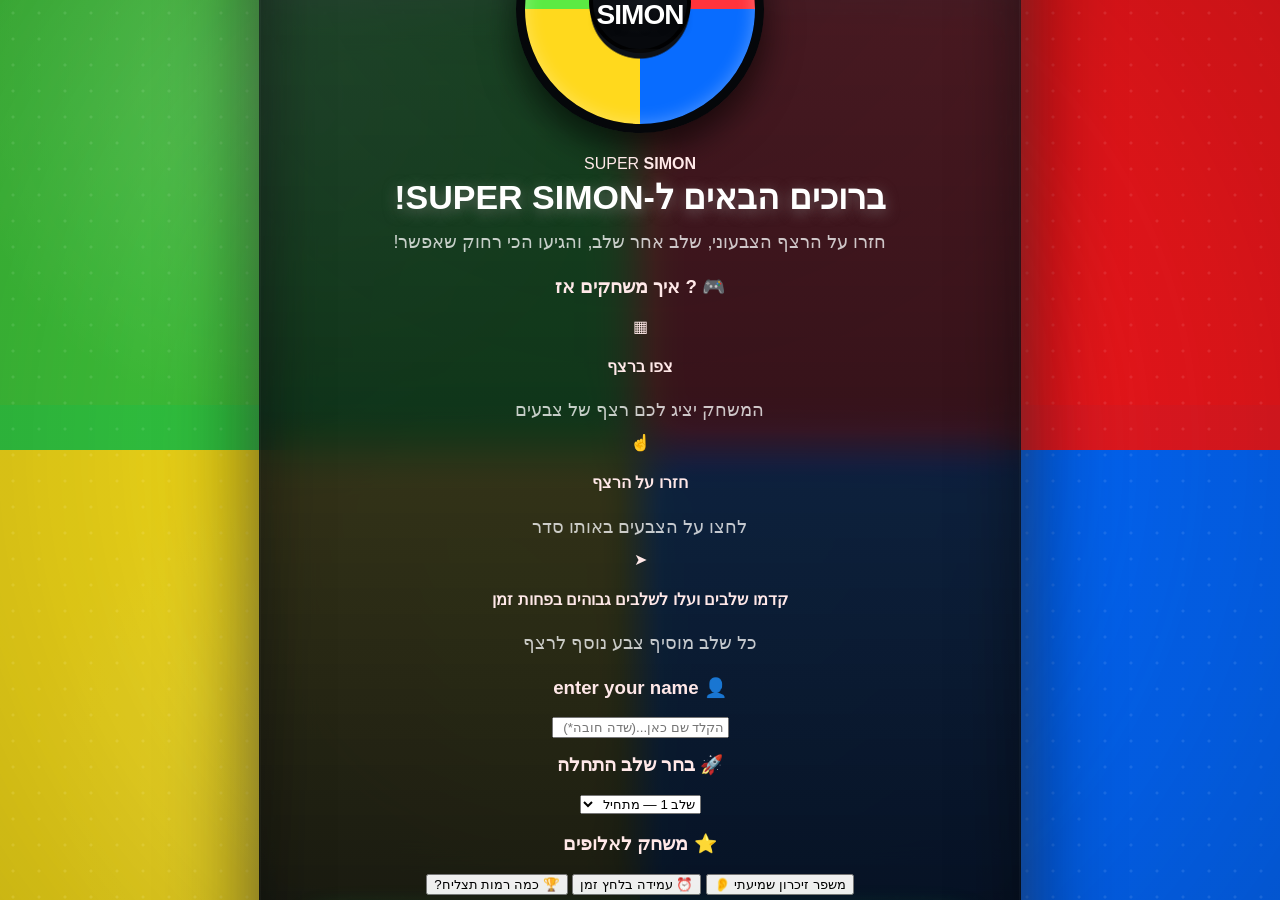
<file: index.html>
<!DOCTYPE html>
<html lang="en">

<head>
    <meta charset="UTF-8">
    <meta name="viewport" content="width=device-width, initial-scale=1.0">
    <title>super</title>
    <link rel="stylesheet" href="../page-css/modal.css">
    <link rel="stylesheet" href="../page-css/style.css">
</head>

<body>
    <div id="modal" class="modal-overlay">
        <div class="modal-box">
            <div class="simon-logo">
                <div class="logo-center">
                    <span>SUPER</span>
                    <strong>SIMON</strong>
                </div>
            </div>

            <h2>ברוכים הבאים ל-SUPER SIMON!</h2>
            <p class="modal-subtitle">
                חזרו על הרצף הצבעוני, שלב אחר שלב, והגיעו הכי רחוק שאפשר!
            </p>

            <section class="modal-section rules">
                <h3>🎮 ? איך משחקים אז </h3>

                <div class="rules-grid">
                    <div class="rule-card">
                        <div class="rule-icon yellow">▦</div>
                        <h4>צפו ברצף</h4>
                        <p>המשחק יציג לכם רצף של צבעים</p>
                    </div>

                    <div class="rule-card">
                        <div class="rule-icon blue">☝</div>
                        <h4>חזרו על הרצף</h4>
                        <p>לחצו על הצבעים באותו סדר</p>
                    </div>

                    <div class="rule-card">
                        <div class="rule-icon red">➤</div>
                        <h4>קדמו שלבים ועלו לשלבים גבוהים בפחות זמן</h4>
                        <p>כל שלב מוסיף צבע נוסף לרצף</p>
                    </div>
                </div>
            </section>

            <section class="modal-section input-section">
                <h3>👤 enter your name</h3>
                <input id="player-name" type="text" placeholder="הקלד שם כאן...(שדה חובה*)" required />

                <!-- ✅ בחירת שלב התחלה — כאן, גלוי לשחקן -->
                <h3 style="margin-top: 16px;">🚀 בחר שלב התחלה</h3>
                <select id="start-level">
                    <option value="1">שלב 1 — מתחיל</option>
                    <option value="2">שלב 2 — בינוני</option>
                    <option value="3">שלב 3 — מתקדם</option>
                    <option value="4">שלב 4 — מומחה</option>
                    <option value="5">שלב 5 — אגדי</option>
                </select>
            </section>

            <section class="modal-section mode-section">
                <h3>⭐ משחק לאלופים</h3>

                <div class="mode-grid">
                    <button class="mode-card" data-mode="classic">
                        <span>משפר זיכרון שמיעתי 👂</span>
                    </button>

                    <button class="mode-card active" data-mode="time">
                        <span>⏰ עמידה בלחץ זמן</span>
                    </button>

                    <button class="mode-card" data-mode="challenge">
                        <span>🏆 כמה רמות תצליח?</span>
                    </button>
                </div>
            </section>

            <button id="enter-btn" class="start-button">
                התחל משחק
            </button>
        </div>
    </div>

    <div id="home-screen" class="home-screen" style="display: none;">
        <div class="home-card home-record-card">
            <div class="home-card-header">
                <div>
                    <span class="home-badge">🏠</span>
                    <h2>מצב משחק</h2>
                </div>
                <button id="back-to-game" class="close-btn">חזרה למשחק</button>
            </div>

            <p class="home-summary">כאן ניתן לראות את ההתקדמות שלך ברמות ואת מספר הקודים שנצברו בכל משחק.</p>

            <div class="home-stats">
                <div class="home-stat-box">
                    <span>שם שחקן</span>
                    <strong id="player-display">-</strong>
                </div>
                <div class="home-stat-box">
                    <span>שלב נוכחי</span>
                    <strong id="level-display">0</strong>
                </div>
                <div class="home-stat-box">
                    <span>ניקוד</span>
                    <strong class="record-score">0</strong>
                </div>
                <div class="home-stat-box">
                    <span>רשומה (הישג)</span>
                    <strong class="record-level">0</strong>
                </div>
            </div>
        </div>
    </div>

    <script type="module" src="page-js/main.js" defer></script>
</body>

</html>
</file>
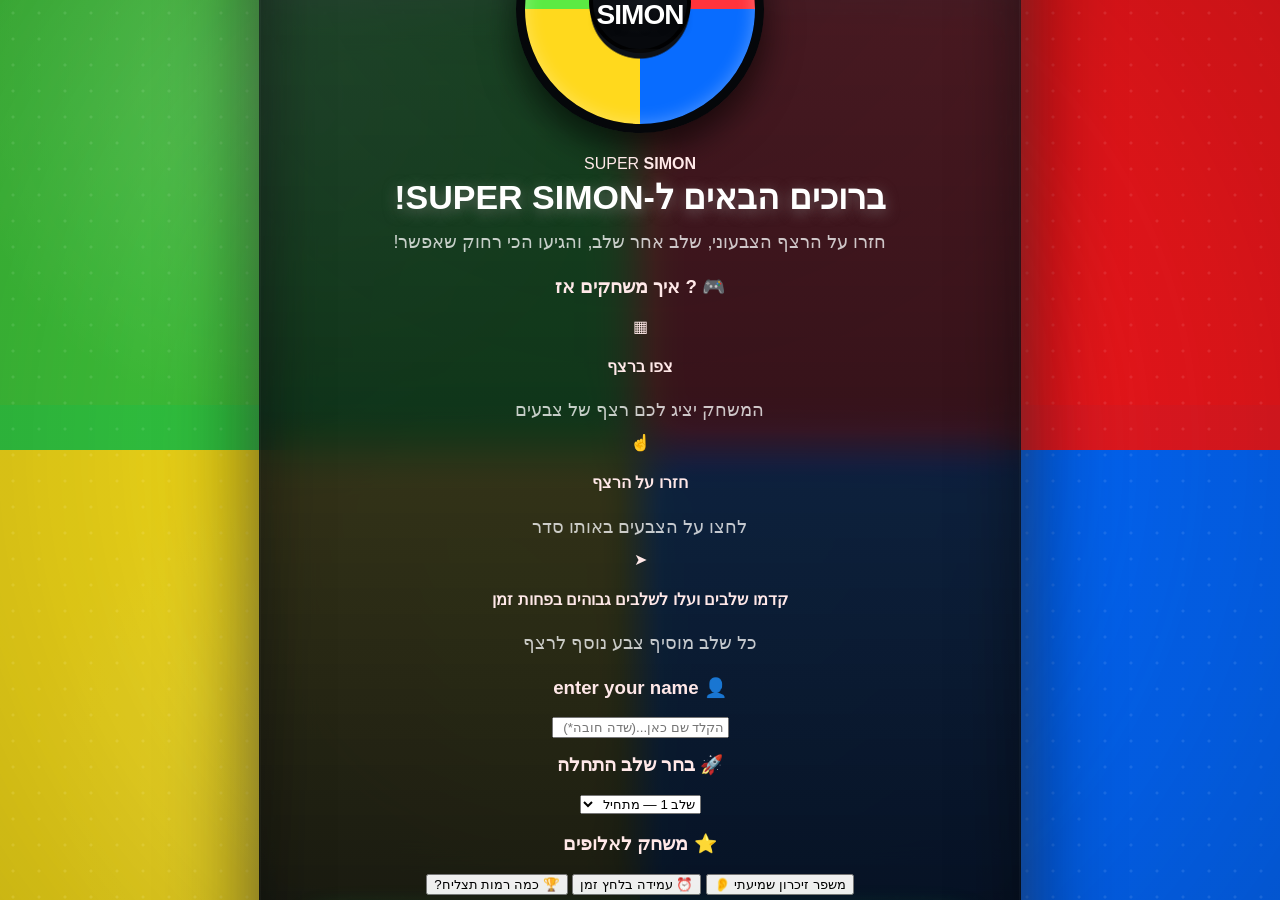
<file: page-html/index.html>
<!DOCTYPE html>
<html lang="en">

<head>
    <meta charset="UTF-8">
    <meta name="viewport" content="width=device-width, initial-scale=1.0">
    <title>super</title>
    <link rel="stylesheet" href="../page-css/modal.css">
    <link rel="stylesheet" href="../page-css/style.css">
</head>

<body>
    <div id="modal" class="modal-overlay">
        <div class="modal-box">
            <div class="simon-logo">
                <div class="logo-center">
                    <span>SUPER</span>
                    <strong>SIMON</strong>
                </div>
            </div>

            <h2>ברוכים הבאים ל-SUPER SIMON!</h2>
            <p class="modal-subtitle">
                חזרו על הרצף הצבעוני, שלב אחר שלב, והגיעו הכי רחוק שאפשר!
            </p>

            <section class="modal-section rules">
                <h3>🎮 ? איך משחקים אז </h3>

                <div class="rules-grid">
                    <div class="rule-card">
                        <div class="rule-icon yellow">▦</div>
                        <h4>צפו ברצף</h4>
                        <p>המשחק יציג לכם רצף של צבעים</p>
                    </div>

                    <div class="rule-card">
                        <div class="rule-icon blue">☝</div>
                        <h4>חזרו על הרצף</h4>
                        <p>לחצו על הצבעים באותו סדר</p>
                    </div>

                    <div class="rule-card">
                        <div class="rule-icon red">➤</div>
                        <h4>קדמו שלבים ועלו לשלבים גבוהים בפחות זמן</h4>
                        <p>כל שלב מוסיף צבע נוסף לרצף</p>
                    </div>
                </div>
            </section>

            <section class="modal-section input-section">
                <h3>👤 enter your name</h3>
                <input id="player-name" type="text" placeholder="הקלד שם כאן...(שדה חובה*)" required />

                <!-- ✅ בחירת שלב התחלה — כאן, גלוי לשחקן -->
                <h3 style="margin-top: 16px;">🚀 בחר שלב התחלה</h3>
                <select id="start-level">
                    <option value="1">שלב 1 — מתחיל</option>
                    <option value="2">שלב 2 — בינוני</option>
                    <option value="3">שלב 3 — מתקדם</option>
                    <option value="4">שלב 4 — מומחה</option>
                    <option value="5">שלב 5 — אגדי</option>
                </select>
            </section>

            <section class="modal-section mode-section">
                <h3>⭐ משחק לאלופים</h3>

                <div class="mode-grid">
                    <button class="mode-card" data-mode="classic">
                        <span>משפר זיכרון שמיעתי 👂</span>
                    </button>

                    <button class="mode-card active" data-mode="time">
                        <span>⏰ עמידה בלחץ זמן</span>
                    </button>

                    <button class="mode-card" data-mode="challenge">
                        <span>🏆 כמה רמות תצליח?</span>
                    </button>
                </div>
            </section>

            <button id="enter-btn" class="start-button">
                התחל משחק
            </button>
        </div>
    </div>

    <div id="home-screen" class="home-screen" style="display: none;">
        <div class="home-card home-record-card">
            <div class="home-card-header">
                <div>
                    <span class="home-badge">🏠</span>
                    <h2>מצב משחק</h2>
                </div>
                <button id="back-to-game" class="close-btn">חזרה למשחק</button>
            </div>

            <p class="home-summary">כאן ניתן לראות את ההתקדמות שלך ברמות ואת מספר הקודים שנצברו בכל משחק.</p>

            <div class="home-stats">
                <div class="home-stat-box">
                    <span>שם שחקן</span>
                    <strong id="player-display">-</strong>
                </div>
                <div class="home-stat-box">
                    <span>שלב נוכחי</span>
                    <strong id="level-display">0</strong>
                </div>
                <div class="home-stat-box">
                    <span>ניקוד</span>
                    <strong class="record-score">0</strong>
                </div>
                <div class="home-stat-box">
                    <span>רשומה (הישג)</span>
                    <strong class="record-level">0</strong>
                </div>
            </div>
        </div>
    </div>

    <script type="module" src="../page-js/main.js" defer></script>
</body>

</html>
</file>
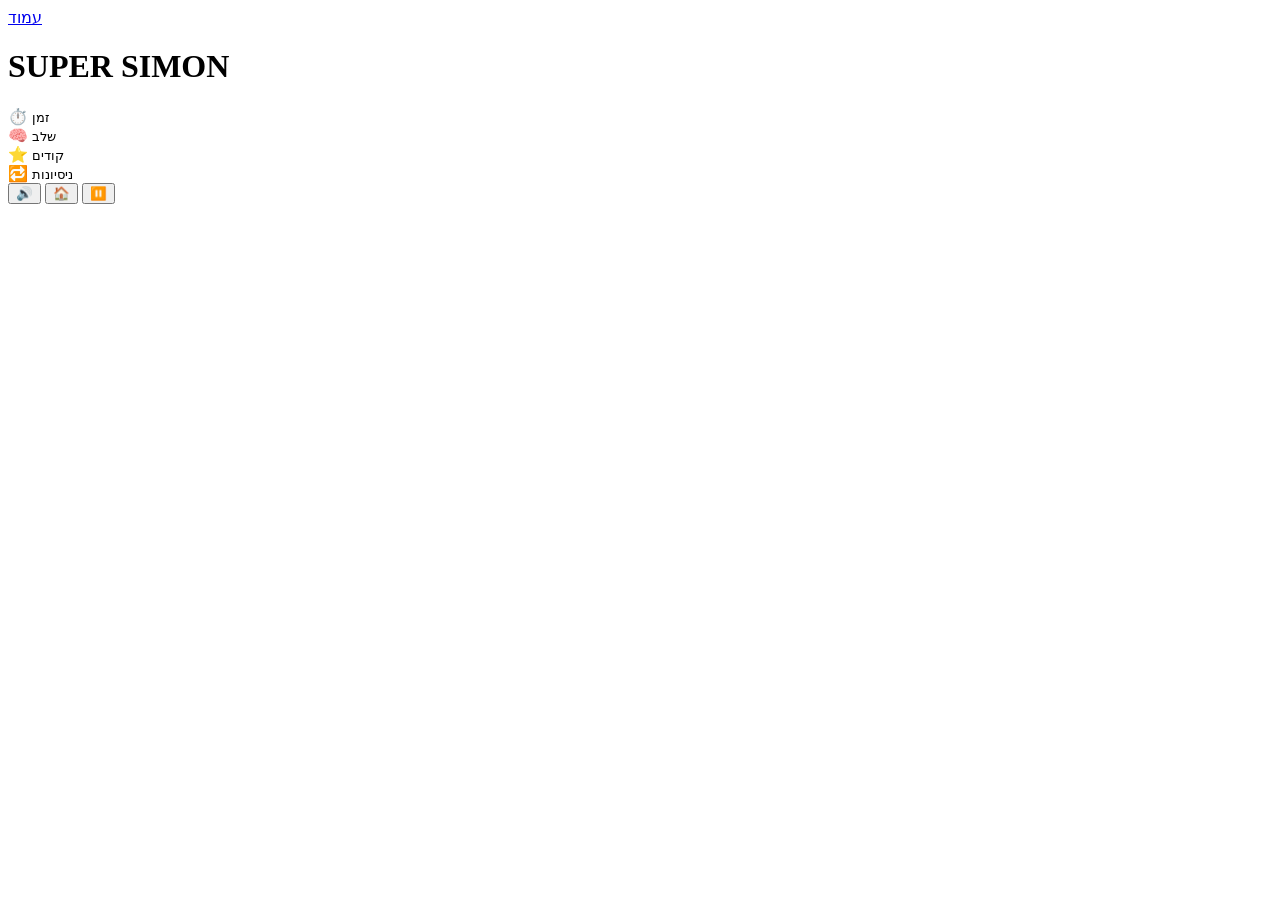
<file: html/game.html>
<!DOCTYPE html>
<html lang="en">
<head>
    <meta charset="UTF-8">
    <meta name="viewport" content="width=device-width, initial-scale=1.0">
<a href="index.html">עמוד</a>
  
    <title>game</title>

</head>
<body>
    <div class="game-page">
    
        <div class="game-card">
            <h1>SUPER SIMON</h1>
    
            <div class="stats">
                <div class="stat">⏱️ <span id="taimer"></span><small>זמן</small></div>
                <div class="stat">🧠 <span id="level"></span><small>שלב</small></div>
                <div class="stat">⭐ <span id="score"></span><small>קודים</small></div>
                <div class="stat">🔁 <span id="ch"></span><small>ניסיונות</small></div>
            </div>
    
            <div class="message"></div>
    
            <div id="board"></div>
    
            <div class="controls">
                <button id="sound">🔊</button>
                <button id="home">🏠</button>
                <button id="playing">⏸️</button>
            </div>
        </div>

</body>
</html>
</file>
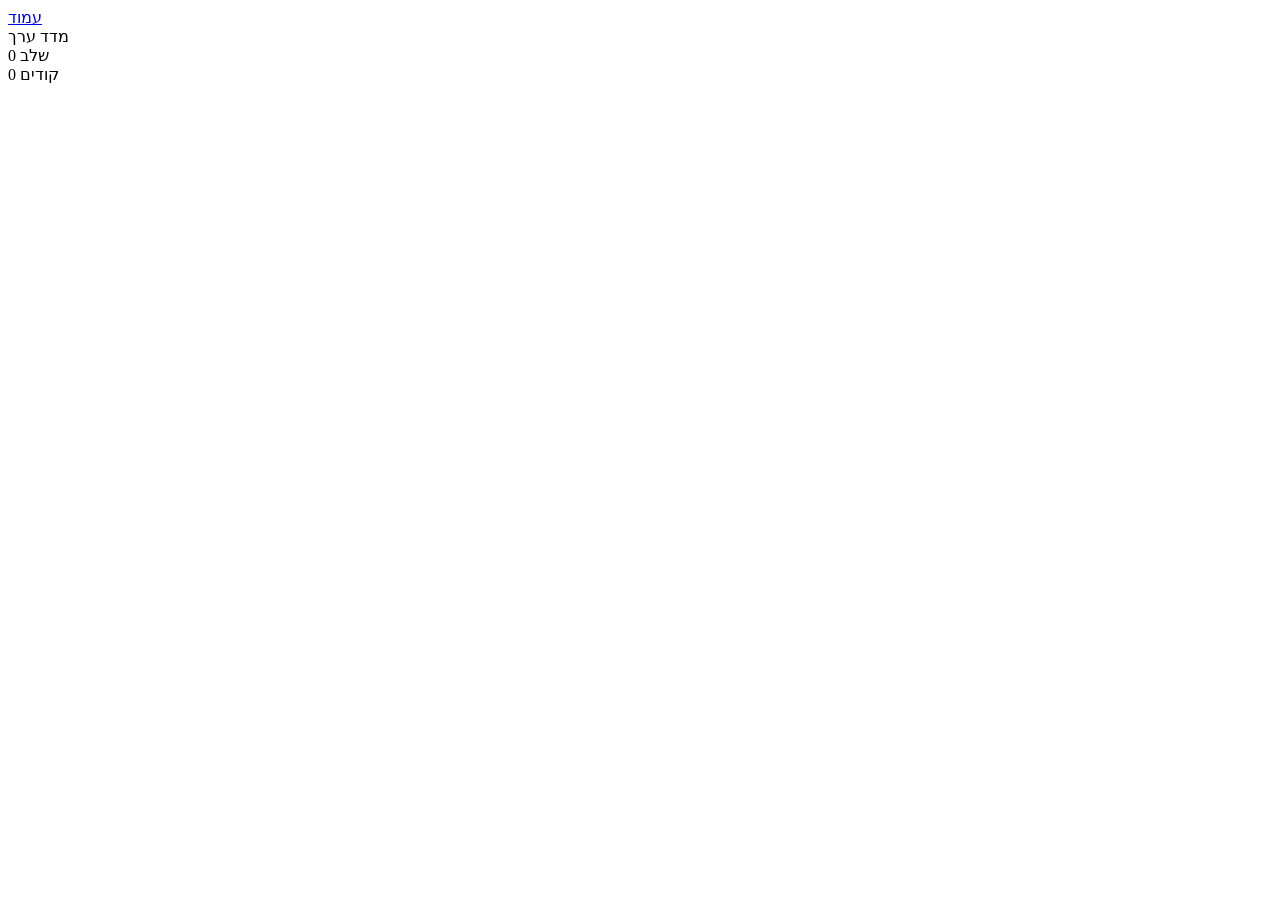
<file: html/record.html>
<!DOCTYPE html>
<html lang="en">
<head>
    <meta charset="UTF-8">
    <meta name="viewport" content="width=device-width, initial-scale=1.0">
    <title>record</title>
    <a href="index.html">עמוד</a>

</head>
<body>
    <div class="record-board">
        <div class="record-row header">
            <span class="record-key">מדד</span>
            <span class="record-value">ערך</span>
        </div>
        <div class="record-row">
            <span class="record-key">שלב</span>
            <span class="record-value record-level">0</span>
        </div>
        <div class="record-row">
            <span class="record-key">קודים</span>
            <span class="record-value record-score">0</span>
        </div>
    </div>
    </div>
    </div>
</body>
</html>
</file>
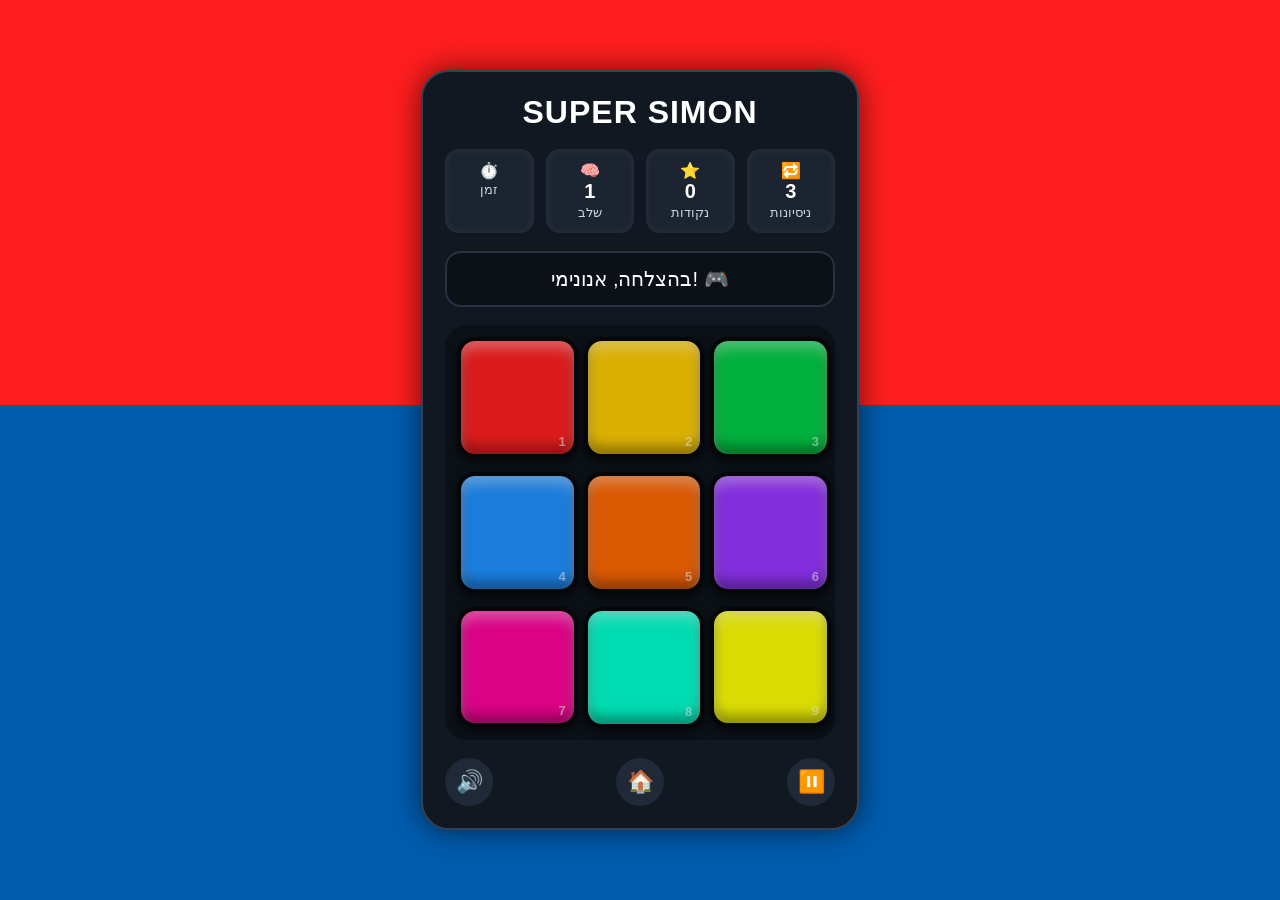
<file: page-html/game.html>
<!DOCTYPE html>
<html lang="en">
<head>
    <meta charset="UTF-8">
    <meta name="viewport" content="width=device-width, initial-scale=1.0">
    <link rel="stylesheet" href="../page-css/modal.css">

    <title>game</title>
    <link rel="stylesheet" href="../page-css/style.css">
  
</head>




<body>
    <div id="home-screen" class="home-screen" style="display: none;">
        <div class="home-card home-record-card">
            <div class="home-card-header">
                <div>
                    <span class="home-badge">🏠</span>
                    <h2>מצב משחק</h2>
                </div>
                <button id="back-to-game" class="close-btn">חזרה למשחק</button>
            </div>

            <p class="home-summary">כאן ניתן לראות את ההתקדמות שלך בזמן המשחק.</p>
            

            <div class="home-stats">
                <div class="home-stat-box">
                    <span>שם שחקן</span>
                    <strong id="player-display">-</strong>
                </div>
                <div class="home-stat-box">
                    <span>שלב נוכחי</span>
                    <strong class="record-level">0</strong>
                </div>
                <div class="home-stat-box">
                    <span>ניקוד</span>
                    <strong class="record-score">0</strong>
                </div>
            </div>
        </div>
    </div>

    <div class="game-page">
        <div class="game-card">
            <h1>SUPER SIMON</h1>

            <div class="stats">
                <div class="stat">⏱️ <span id="taimer"></span><small>זמן</small></div>
                <div class="stat">🧠 <span id="level"></span><small>שלב</small></div>
                <div class="stat">⭐ <span id="score"></span><small>נקודות</small></div>
                <div class="stat">🔁 <span id="ch"></span><small>ניסיונות</small></div>
            </div>

            <div class="message"></div>  
            <div id="board"></div>

            <div class="controls">
                <button id="sound">🔊</button>
                <button id="home">🏠</button>
                <button id="playing">⏸️</button>
            </div>
        </div>
    </div>
   <script type="module" src="../page-js/main.js"></script>
</body>

</html>
</file>
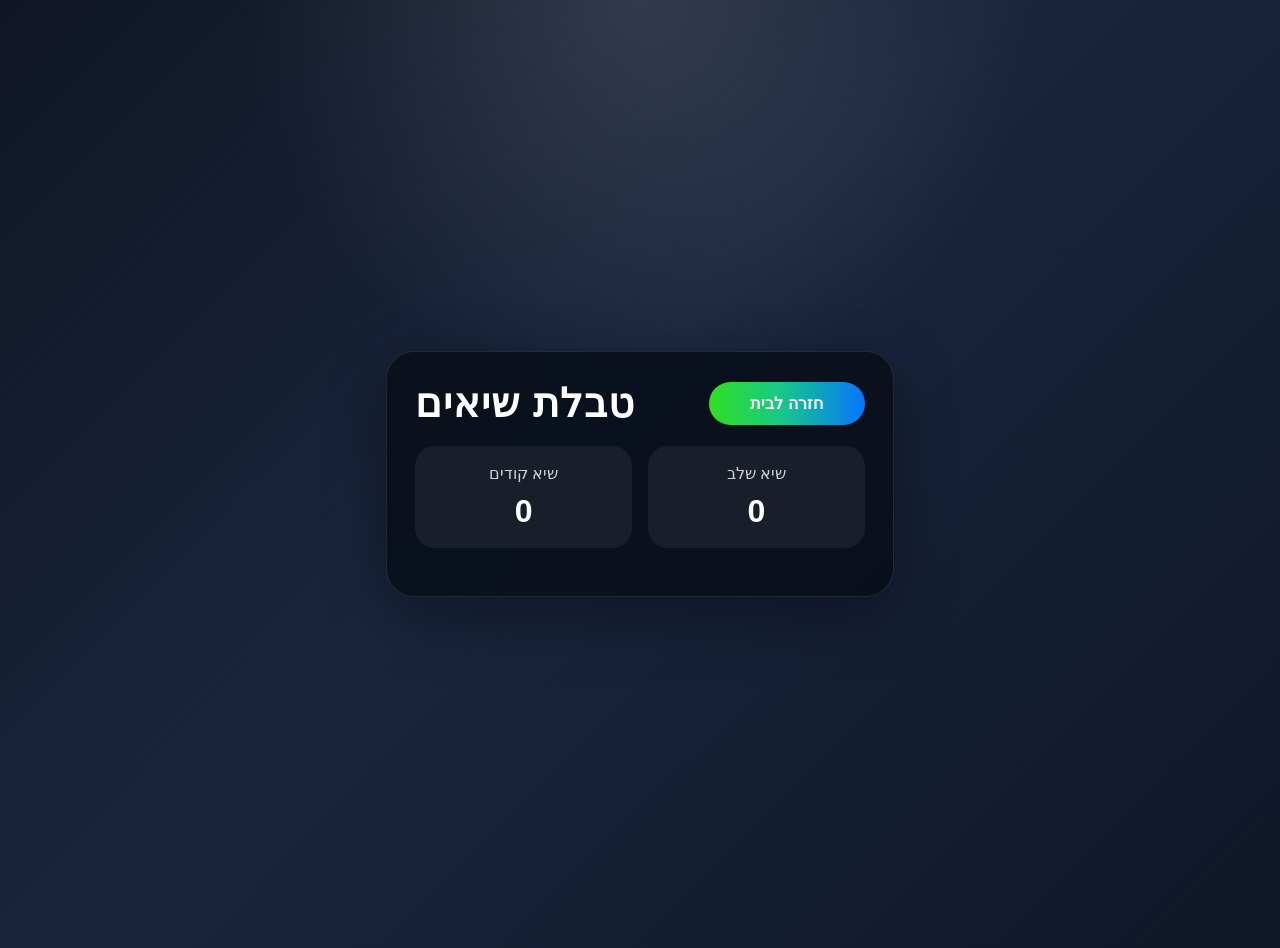
<file: page-html/record.html>
<!DOCTYPE html>
<html lang="he" dir="rtl">

<head>
    <meta charset="UTF-8" />
    <meta name="viewport" content="width=device-width, initial-scale=1.0" />
    <title>טבלת שיאים | Super Simon</title>
    <link rel="stylesheet" href="../page-css/style.css" />
    <link rel="stylesheet" href="../page-css/record.css" />
</head>

<body class="record-page">
    <main class="record-shell">
        <section class="record-panel">

            <div class="record-topbar">
                <a class="back-btn" href="../index.html">חזרה לבית</a>
                <h1>טבלת שיאים</h1>
            </div>

            <div class="record-summary">
                <div class="record-summary-card">
                    <span>שיא שלב</span>
                    <strong class="record-level">0</strong>
                </div>
                <div class="record-summary-card">
                    <span>שיא קודים</span>
                    <strong class="record-score">0</strong>
                </div>
            </div>

            <ul class="record-list"></ul>

        </section>
    </main>

    <script type="module" src="../page-js/record-page.js"></script>
</body>

</html>
</file>
<file: page-css/modal.css>
.modal-overlay {
  position: fixed;
  inset: 0;
  z-index: 999;
  direction: rtl;
  display: flex;
  align-items: center;
  justify-content: center;
  padding: 42px;
  font-family: "Heebo", "Rubik", Arial, sans-serif;
  background:
    radial-gradient(circle at 22% 18%, rgba(255, 255, 255, .18), transparent 32%),
    radial-gradient(circle at 28% 72%, rgba(255, 255, 255, .12), transparent 34%),
    linear-gradient(90deg, rgba(54, 210, 61, .95) 0 50%, rgba(244, 24, 29, .97) 50%),
    linear-gradient(90deg, rgba(255, 226, 20, .97) 0 50%, rgba(4, 105, 255, .97) 50%);
  background-size: 100% 50%, 100% 50%, 100% 50%, 100% 50%;
  background-position: top, bottom, top, bottom;
  background-repeat: no-repeat;
  overflow: hidden;
}

.modal-overlay::before {
  content: "";
  position: absolute;
  inset: 0;
  background:
    radial-gradient(circle, rgba(255, 255, 255, .16) 1px, transparent 2px) 0 0 / 26px 26px,
    radial-gradient(circle at center, transparent 28%, rgba(0, 0, 0, .32) 100%);
  opacity: .55;
  filter: blur(.5px);
  pointer-events: none;
}

.modal-box {
  position: relative;
  z-index: 1;
  width: min(680px, 92vw);
  padding: 32px 40px 36px;
  border-radius: 34px;
  text-align: center;
  color: #ffe8e8;
  border: 1px solid rgba(7, 6, 6, 0.22);
  background:
    linear-gradient(180deg, rgba(30, 36, 45, .76), rgba(5, 9, 15, .94)),
    radial-gradient(circle at top, rgba(0, 0, 0, 0.18), transparent 44%);
  backdrop-filter: blur(24px) saturate(150%);
  box-shadow:
    0 34px 90px rgba(0, 0, 0, .65),
    inset 0 1px 1px rgba(255, 255, 255, .32),
    inset 0 -26px 70px rgba(0, 0, 0, .45),
    0 0 38px rgba(255, 255, 255, .16);
}

.modal-box::before {
  content: "";
  display: block;
  width: 230px;
  height: 230px;
  margin: -18px auto 22px;
  border-radius: 50%;
  border: 9px solid #05070a;
  background:
    radial-gradient(circle at center, #0d1118 0 30%, transparent 31%),
    conic-gradient(from 0deg,
      #ff343c 0 25%,
      #086cff 25% 50%,
      #ffd91d 50% 75%,
      #5bea43 75% 100%);
  box-shadow:
    0 16px 36px rgba(0, 0, 0, .65),
    inset 0 0 18px rgba(255, 255, 255, .3);
  pointer-events: none;
}

.modal-box::after {
  content: "SUPER\A SIMON";
  white-space: pre;
  position: absolute;
  top: 80px;
  left: 50%;
  width: 94px;
  height: 94px;
  transform: translateX(-50%);
  display: grid;
  place-items: center;
  border-radius: 50%;
  background: radial-gradient(circle at top, #2f3540, #07090d 75%);
  border: 4px solid rgba(0, 0, 0, .85);
  font-weight: 900;
  font-size: 28px;
  line-height: .95;
  letter-spacing: -1px;
  color: #ffffff;
  text-shadow: 0 3px 8px rgba(0, 0, 0, .8);
  pointer-events: none;
}

.modal-box h2 {
  margin: 4px 0 12px;
  font-size: 34px;
  font-weight: 900;
  color: #ffffff;
  text-shadow: 0 3px 14px rgba(141, 136, 136, 0.65);
}

.modal-box p {
  margin: 8px auto;
  max-width: 560px;
  color: rgba(248, 248, 248, 0.78);
  font-size: 18px;
  line-height: 1.55;
  font-weight: 500;
}

#enter-btn {
  width: 100%;
  height: 72px;
  margin-top: 26px;
  border: 0;
  border-radius: 999px;
  cursor: pointer;
  color: #ffffff;
  font-size: 30px;
  font-weight: 900;
  background: linear-gradient(90deg, #31df22, #18c986 45%, #0575ff);
  box-shadow:
    0 16px 34px rgba(0, 80, 255, .45),
    0 0 32px rgba(40, 255, 95, .42),
    inset 0 2px 0 rgba(255, 255, 255, .35);
  text-shadow: 0 3px 8px rgba(0, 0, 0, .38);
  transition: transform .2s ease, filter .2s ease;
  position: relative;
  z-index: 10;
}

#enter-btn:hover {
  transform: translateY(-2px);
  filter: brightness(1.08);
}

#enter-btn:active {
  transform: translateY(0);
  filter: brightness(0.95);
}

@media (max-width: 720px) {
  .modal-overlay {
    padding: 22px;
  }

  .modal-box {
    padding: 26px 20px 30px;
  }

  .modal-box::before {
    width: 190px;
    height: 190px;
  }

  .modal-box::after {
    top: 72px;
    width: 78px;
    height: 78px;
    font-size: 23px;
  }

  .modal-box h2 {
    font-size: 28px;
  }

  .modal-box p {
    font-size: 16px;
  }

  #enter-btn {
    height: 64px;
    font-size: 26px;
  }
}
</file>
<file: page-css/style.css>
body {
    margin: 0;
    font-family: Arial, sans-serif;
    background: linear-gradient(to bottom, #ff1e1e 0%, #ff1e1e 45%, #005cae 45%, #005cae 100%);
    min-height: 100vh;
    display: flex;
    justify-content: center;
    align-items: center;
}

.game-card {
    width: 390px;
    background: #111821;
    border-radius: 28px;
    padding: 22px;
    box-shadow: 0 0 30px rgba(0, 0, 0, 0.6);
    border: 2px solid #334155;
}

h1 {
    color: white;
    text-align: center;
    margin: 0 0 18px;
    letter-spacing: 1px;
}

.stats {
    display: flex;
    gap: 12px;
    margin-bottom: 18px;
}

.stat {
    flex: 1;
    background: #1b2430;
    color: white;
    border-radius: 14px;
    padding: 12px;
    text-align: center;
    box-shadow: inset 0 0 8px rgba(255, 255, 255, 0.08);
}

.stat span {
    display: block;
    font-size: 20px;
    font-weight: bold;
}

.stat small {
    color: #cbd5e1;
}

.message {
    color: white;
    background: #0b1117;
    border: 2px solid #263241;
    border-radius: 16px;
    padding: 14px;
    text-align: center;
    margin-bottom: 18px;
    font-size: 20px;
}

#board {
    display: grid;
    grid-template-columns: repeat(3, 1fr);
    gap: 14px;
    align-items: center;
    justify-content: center;
    background: #0b1117;
    padding: 12px;
    border-radius: 22px;
}

.cell {
    position: relative;
    width: 100%;
    aspect-ratio: 1 / 1;
    border-radius: 18px;
    border: 4px solid #050505;
    box-shadow:
        inset 0 8px 12px rgba(255, 255, 255, 0.35),
        inset 0 -8px 12px rgba(0, 0, 0, 0.35),
        0 4px 8px rgba(0, 0, 0, 0.6);
    cursor: pointer;
    transition: 0.2s;
    opacity: 0.85;
}

.cell.active {
    opacity: 1;
    transform: scale(1.08);
    box-shadow:
        0 0 25px white,
        inset 0 8px 12px rgba(255, 255, 255, 0.6),
        inset 0 -8px 12px rgba(0, 0, 0, 0.25);
}

.cell.pressed {
    transform: scale(0.92);
    filter: brightness(0.7);
}

/* Cell colors for Simon game */
[data-id="1"] {
    background: #ff1e1e;
}

/* Red */
[data-id="2"] {
    background: #ffcc00;
}

/* Yellow */
[data-id="3"] {
    background: #00cc44;
}

/* Green */
[data-id="4"] {
    background: #1e90ff;
}

/* Blue */
[data-id="5"] {
    background: #ff6600;
}

/* Orange */
[data-id="6"] {
    background: #9933ff;
}

/* Purple */
[data-id="7"] {
    background: #ff0099;
}

/* Pink */
[data-id="8"] {
    background: #00ffcc;
}

/* Cyan */
[data-id="9"] {
    background: #ffff00;
}

/* Bright Yellow */

.controls {
    display: flex;
    justify-content: space-between;
    margin-top: 18px;
}

.controls button {
    width: 48px;
    height: 48px;
    border-radius: 50%;
    border: none;
    background: #1f2937;
    color: white;
    font-size: 22px;
    cursor: pointer;
}

.home-screen {
    position: fixed;
    inset: 0;
    z-index: 50;
    display: none;
    align-items: center;
    justify-content: center;
    background: rgba(5, 10, 22, 0.93);
    backdrop-filter: blur(14px);
}

.home-record-card {
    width: min(540px, 92vw);
    border-radius: 28px;
    padding: 28px;
    background: linear-gradient(180deg, rgba(15, 22, 40, 0.98), rgba(7, 12, 21, 0.97));
    border: 1px solid rgba(125, 211, 252, 0.14);
    box-shadow: 0 30px 80px rgba(0, 0, 0, 0.5);
}

.home-card-header {
    display: flex;
    align-items: center;
    justify-content: space-between;
    gap: 18px;
    margin-bottom: 22px;
}

.home-card-header h2 {
    color: #ffffff;
    font-size: 30px;
    margin: 0;
}

.home-badge {
    display: inline-flex;
    align-items: center;
    justify-content: center;
    width: 46px;
    height: 46px;
    border-radius: 18px;
    background: linear-gradient(135deg, #38bdf8, #7c3aed);
    box-shadow: 0 12px 28px rgba(56, 189, 248, 0.18);
    margin-right: 12px;
    font-size: 20px;
}

.close-btn {
    border: none;
    padding: 12px 18px;
    border-radius: 999px;
    background: rgba(255, 255, 255, 0.08);
    color: #e2e8f0;
    cursor: pointer;
    font-weight: 700;
    transition: transform 0.2s ease, background-color 0.2s ease;
}

.close-btn:hover {
    transform: translateY(-1px);
    background: rgba(255, 255, 255, 0.14);
}

.home-summary {
    color: #cbd5e1;
    margin: 0 0 22px;
    line-height: 1.65;
}

.home-stats {
    display: grid;
    grid-template-columns: repeat(2, minmax(0, 1fr));
    gap: 14px;
    margin-bottom: 24px;
}

.home-stat-box {
    border-radius: 20px;
    padding: 18px 16px;
    background: rgba(255, 255, 255, 0.03);
    border: 1px solid rgba(255, 255, 255, 0.08);
}

.home-stat-box span {
    display: block;
    color: #94a3b8;
    margin-bottom: 8px;
    font-size: 13px;
    text-transform: uppercase;
    letter-spacing: 0.08em;
}

.home-stat-box strong {
    color: #f8fafc;
    font-size: 26px;
    display: block;
}

.record-board {
    border-radius: 24px;
    overflow: hidden;
    background: rgba(15, 23, 42, 0.95);
    border: 1px solid rgba(255, 255, 255, 0.08);
}

.record-row {
    display: flex;
    justify-content: space-between;
    align-items: center;
    gap: 16px;
    padding: 16px 20px;
    border-bottom: 1px solid rgba(148, 163, 184, 0.08);
}

.record-row.header {
    background: rgba(56, 189, 248, 0.08);
    color: #7dd3fc;
    text-transform: uppercase;
    font-size: 13px;
    letter-spacing: 0.12em;
    border-bottom-color: rgba(56, 189, 248, 0.18);
}

.record-row:last-child {
    border-bottom: none;
}

.record-key {
    color: #cbd5e1;
}

.record-value {
    color: #f8fafc;
    font-weight: 700;
}

@media (max-width: 560px) {
    .home-record-card {
        padding: 22px;
    }

    .home-stats {
        grid-template-columns: 1fr;
    }

    .record-row {
        flex-direction: column;
        align-items: flex-start;
    }
}

.cell-key {
    position: absolute;
    bottom: 6px;
    right: 8px;
    font-size: 13px;
    font-weight: 700;
    color: rgba(255, 255, 255, 0.55);
    pointer-events: none;
    user-select: none;
    line-height: 1;
}
</file>
<file: page-css/record.css>
.record-page {
    margin: 0;
    min-height: 100vh;
    font-family: "Heebo", "Rubik", Arial, sans-serif;
    color: #fff;
    background:
        radial-gradient(circle at top, rgba(255, 255, 255, 0.12), transparent 35%),
        linear-gradient(135deg, #101625, #19253d 45%, #0f1728);
}

.record-shell {
    min-height: 100vh;
    display: grid;
    place-items: center;
    padding: 24px;
}

.record-panel {
    width: min(920px, 100%);
    padding: 28px;
    border-radius: 28px;
    background: rgba(8, 14, 24, 0.82);
    box-shadow: 0 20px 60px rgba(0, 0, 0, 0.35);
    border: 1px solid rgba(255, 255, 255, 0.1);
}

.record-topbar {
    display: flex;
    align-items: center;
    justify-content: space-between;
    gap: 16px;
    margin-bottom: 20px;
}

.record-topbar h1 {
    margin: 0;
    font-size: clamp(28px, 4vw, 40px);
}

.back-btn {
    display: inline-flex;
    align-items: center;
    justify-content: center;
    min-width: 120px;
    padding: 12px 18px;
    border-radius: 999px;
    color: #fff;
    text-decoration: none;
    background: linear-gradient(90deg, #31df22, #18c986 45%, #0575ff);
    font-weight: 800;
}

.record-summary {
    display: grid;
    grid-template-columns: repeat(2, minmax(0, 1fr));
    gap: 16px;
    margin-bottom: 20px;
}

.record-summary-card {
    padding: 18px;
    border-radius: 20px;
    background: rgba(255, 255, 255, 0.06);
    text-align: center;
}

.record-summary-card span {
    display: block;
    opacity: 0.8;
    margin-bottom: 10px;
}

.record-summary-card strong {
    font-size: 32px;
}

.record-list {
    list-style: none;
    margin: 0;
    padding: 0;
    display: grid;
    gap: 12px;
}

.record-item {
    display: grid;
    grid-template-columns: 80px 1.5fr 1fr 1fr;
    gap: 12px;
    align-items: center;
    padding: 16px 18px;
    border-radius: 18px;
    background: rgba(255, 255, 255, 0.05);
}

.record-item.empty {
    display: block;
    text-align: center;
    padding: 28px;
}

.rank {
    font-weight: 900;
    color: #ffd91d;
}

.player {
    font-weight: 700;
}

.stage,
.score {
    opacity: 0.9;
}

@media (max-width: 640px) {
    .record-topbar {
        flex-direction: column-reverse;
        align-items: stretch;
    }

    .record-summary {
        grid-template-columns: 1fr;
    }

    .record-item {
        grid-template-columns: 1fr;
        text-align: center;
    }
}
</file>
